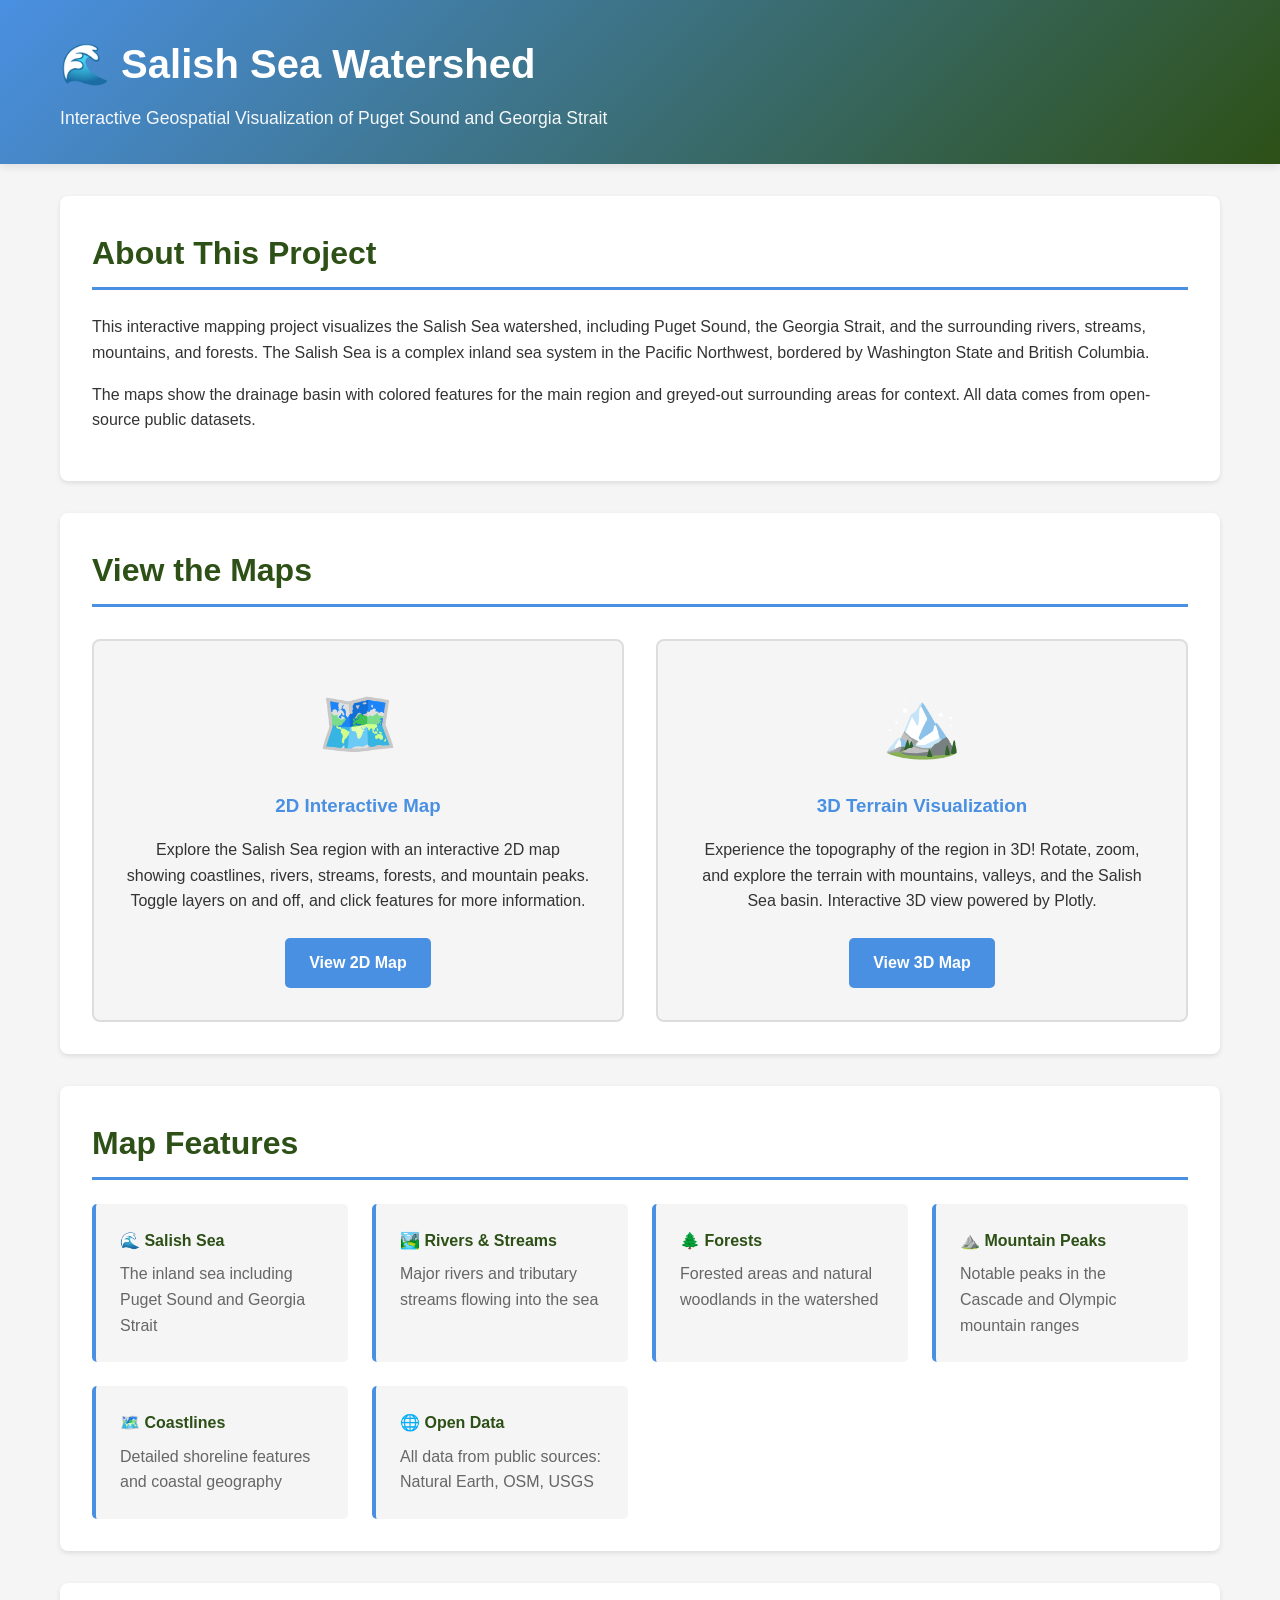
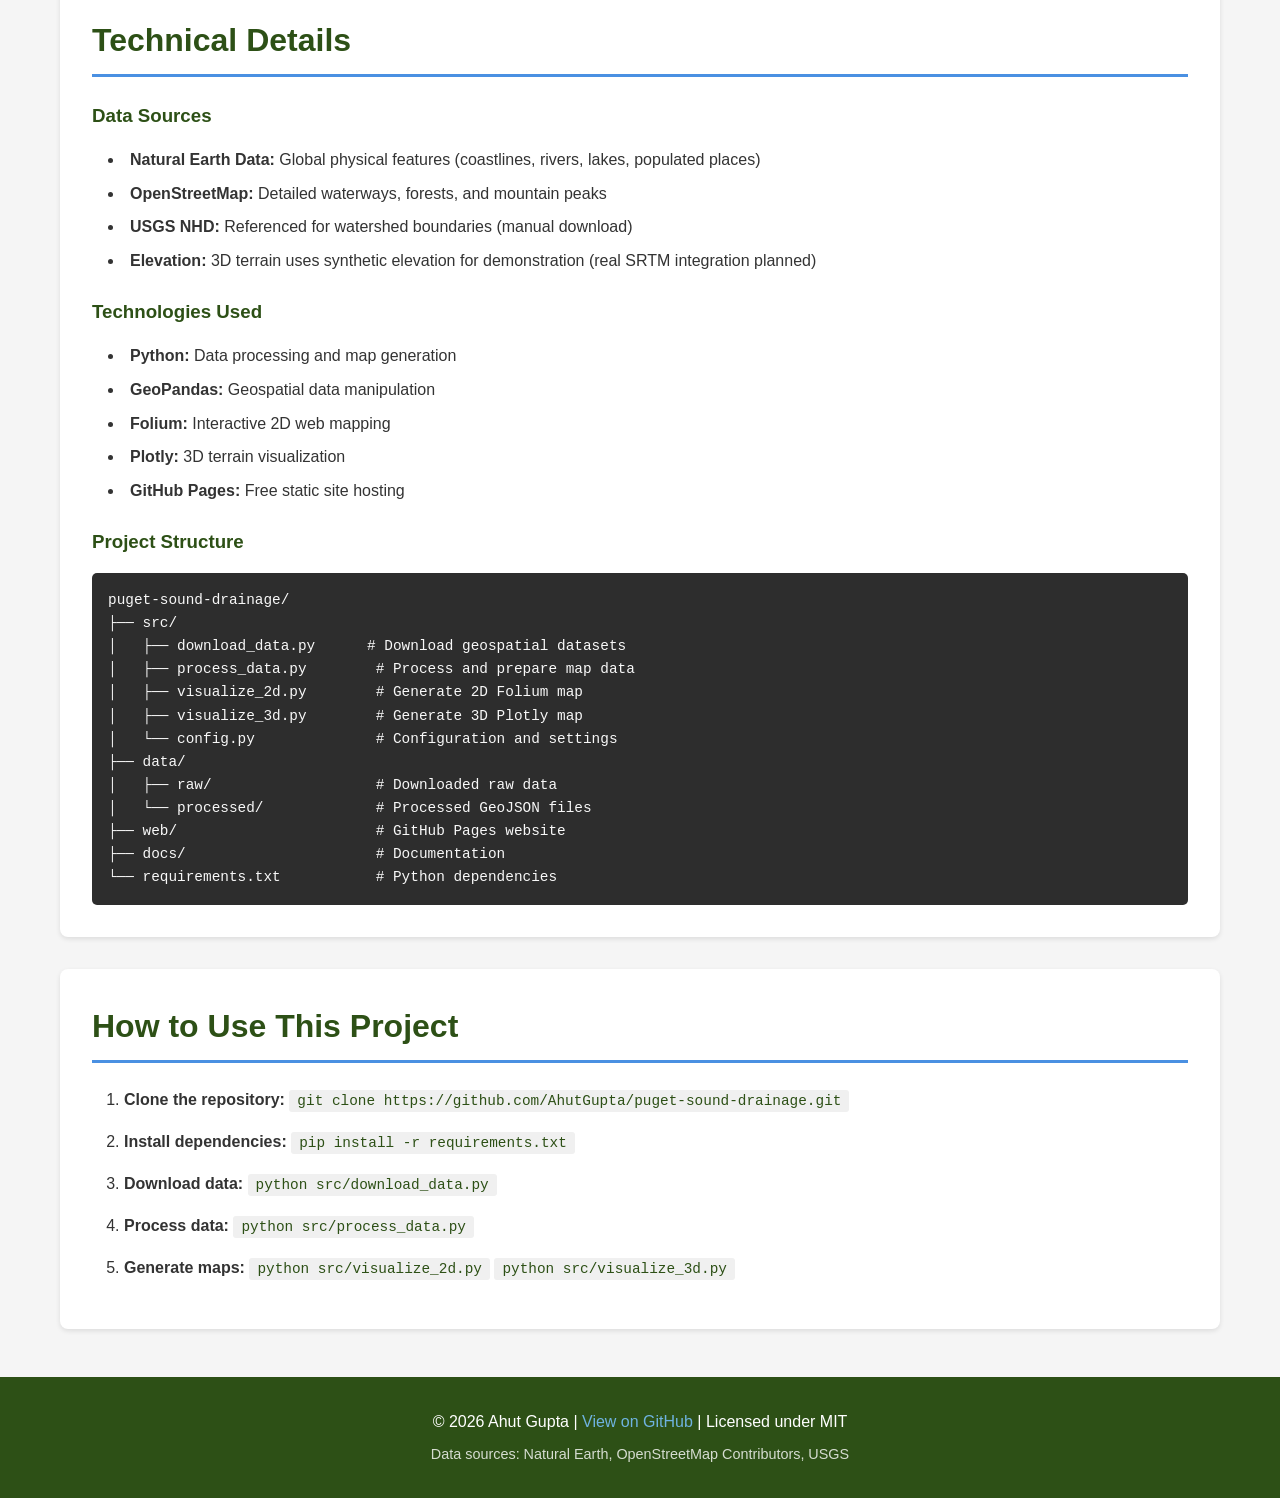
<file: web/index.html>
<!DOCTYPE html>
<html lang="en">
<head>
    <meta charset="UTF-8">
    <meta name="viewport" content="width=device-width, initial-scale=1.0">
    <title>Salish Sea Watershed Interactive Map</title>
    <link rel="stylesheet" href="assets/css/style.css">
</head>
<body>
    <header>
        <div class="container">
            <h1>🌊 Salish Sea Watershed</h1>
            <p class="subtitle">Interactive Geospatial Visualization of Puget Sound and Georgia Strait</p>
        </div>
    </header>

    <main class="container">
        <section class="intro">
            <h2>About This Project</h2>
            <p>
                This interactive mapping project visualizes the Salish Sea watershed, including Puget Sound,
                the Georgia Strait, and the surrounding rivers, streams, mountains, and forests. The Salish Sea
                is a complex inland sea system in the Pacific Northwest, bordered by Washington State and
                British Columbia.
            </p>
            <p>
                The maps show the drainage basin with colored features for the main region and greyed-out
                surrounding areas for context. All data comes from open-source public datasets.
            </p>
        </section>

        <section class="maps">
            <h2>View the Maps</h2>
            
            <div class="map-cards">
                <div class="map-card">
                    <div class="card-icon">🗺️</div>
                    <h3>2D Interactive Map</h3>
                    <p>
                        Explore the Salish Sea region with an interactive 2D map showing coastlines, rivers,
                        streams, forests, and mountain peaks. Toggle layers on and off, and click features
                        for more information.
                    </p>
                    <a href="map_2d.html" class="btn btn-primary">View 2D Map</a>
                </div>

                <div class="map-card">
                    <div class="card-icon">🏔️</div>
                    <h3>3D Terrain Visualization</h3>
                    <p>
                        Experience the topography of the region in 3D! Rotate, zoom, and explore the
                        terrain with mountains, valleys, and the Salish Sea basin. Interactive 3D view
                        powered by Plotly.
                    </p>
                    <a href="map_3d.html" class="btn btn-primary">View 3D Map</a>
                </div>
            </div>
        </section>

        <section class="features">
            <h2>Map Features</h2>
            <div class="feature-grid">
                <div class="feature">
                    <h4>🌊 Salish Sea</h4>
                    <p>The inland sea including Puget Sound and Georgia Strait</p>
                </div>
                <div class="feature">
                    <h4>🏞️ Rivers & Streams</h4>
                    <p>Major rivers and tributary streams flowing into the sea</p>
                </div>
                <div class="feature">
                    <h4>🌲 Forests</h4>
                    <p>Forested areas and natural woodlands in the watershed</p>
                </div>
                <div class="feature">
                    <h4>⛰️ Mountain Peaks</h4>
                    <p>Notable peaks in the Cascade and Olympic mountain ranges</p>
                </div>
                <div class="feature">
                    <h4>🗺️ Coastlines</h4>
                    <p>Detailed shoreline features and coastal geography</p>
                </div>
                <div class="feature">
                    <h4>🌐 Open Data</h4>
                    <p>All data from public sources: Natural Earth, OSM, USGS</p>
                </div>
            </div>
        </section>

        <section class="technical">
            <h2>Technical Details</h2>
            <div class="tech-info">
                <h3>Data Sources</h3>
                <ul>
                    <li><strong>Natural Earth Data:</strong> Global physical features (coastlines, rivers, lakes, populated places)</li>
                    <li><strong>OpenStreetMap:</strong> Detailed waterways, forests, and mountain peaks</li>
                    <li><strong>USGS NHD:</strong> Referenced for watershed boundaries (manual download)</li>
                    <li><strong>Elevation:</strong> 3D terrain uses synthetic elevation for demonstration (real SRTM integration planned)</li>
                </ul>

                <h3>Technologies Used</h3>
                <ul>
                    <li><strong>Python:</strong> Data processing and map generation</li>
                    <li><strong>GeoPandas:</strong> Geospatial data manipulation</li>
                    <li><strong>Folium:</strong> Interactive 2D web mapping</li>
                    <li><strong>Plotly:</strong> 3D terrain visualization</li>
                    <li><strong>GitHub Pages:</strong> Free static site hosting</li>
                </ul>

                <h3>Project Structure</h3>
                <pre><code>puget-sound-drainage/
├── src/
│   ├── download_data.py      # Download geospatial datasets
│   ├── process_data.py        # Process and prepare map data
│   ├── visualize_2d.py        # Generate 2D Folium map
│   ├── visualize_3d.py        # Generate 3D Plotly map
│   └── config.py              # Configuration and settings
├── data/
│   ├── raw/                   # Downloaded raw data
│   └── processed/             # Processed GeoJSON files
├── web/                       # GitHub Pages website
├── docs/                      # Documentation
└── requirements.txt           # Python dependencies</code></pre>
            </div>
        </section>

        <section class="usage">
            <h2>How to Use This Project</h2>
            <ol>
                <li><strong>Clone the repository:</strong>
                    <code>git clone https://github.com/AhutGupta/puget-sound-drainage.git</code>
                </li>
                <li><strong>Install dependencies:</strong>
                    <code>pip install -r requirements.txt</code>
                </li>
                <li><strong>Download data:</strong>
                    <code>python src/download_data.py</code>
                </li>
                <li><strong>Process data:</strong>
                    <code>python src/process_data.py</code>
                </li>
                <li><strong>Generate maps:</strong>
                    <code>python src/visualize_2d.py</code>
                    <code>python src/visualize_3d.py</code>
                </li>
            </ol>
        </section>
    </main>

    <footer>
        <div class="container">
            <p>
                &copy; 2026 Ahut Gupta | 
                <a href="https://github.com/AhutGupta/puget-sound-drainage" target="_blank" rel="noopener noreferrer">View on GitHub</a> |
                Licensed under MIT
            </p>
            <p class="small">
                Data sources: Natural Earth, OpenStreetMap Contributors, USGS
            </p>
        </div>
    </footer>

    <script src="assets/js/main.js"></script>
</body>
</html>
</file>
<file: web/assets/css/style.css>
/* Salish Sea Watershed Website Styles */

:root {
    --primary-color: #4A90E2;
    --secondary-color: #2D5016;
    --accent-color: #6FB3E0;
    --text-color: #333333;
    --light-bg: #F5F5F5;
    --border-color: #DDDDDD;
}

* {
    margin: 0;
    padding: 0;
    box-sizing: border-box;
}

body {
    font-family: 'Segoe UI', Tahoma, Geneva, Verdana, sans-serif;
    line-height: 1.6;
    color: var(--text-color);
    background-color: var(--light-bg);
}

.container {
    max-width: 1200px;
    margin: 0 auto;
    padding: 0 20px;
}

/* Header */
header {
    background: linear-gradient(135deg, var(--primary-color), var(--secondary-color));
    color: white;
    padding: 2rem 0;
    box-shadow: 0 2px 10px rgba(0, 0, 0, 0.1);
}

header h1 {
    font-size: 2.5rem;
    margin-bottom: 0.5rem;
}

header .subtitle {
    font-size: 1.1rem;
    opacity: 0.95;
}

/* Main Content */
main {
    padding: 2rem 0;
}

section {
    background: white;
    margin: 2rem 0;
    padding: 2rem;
    border-radius: 8px;
    box-shadow: 0 2px 5px rgba(0, 0, 0, 0.1);
    animation: fadeIn 0.6s ease-out;
}

section h2 {
    color: var(--secondary-color);
    margin-bottom: 1.5rem;
    font-size: 2rem;
    border-bottom: 3px solid var(--primary-color);
    padding-bottom: 0.5rem;
}

section h3 {
    color: var(--secondary-color);
    margin-top: 1.5rem;
    margin-bottom: 1rem;
}

section p {
    margin-bottom: 1rem;
}

/* Map Cards */
.map-cards {
    display: grid;
    grid-template-columns: repeat(auto-fit, minmax(300px, 1fr));
    gap: 2rem;
    margin-top: 2rem;
}

.map-card {
    background: var(--light-bg);
    padding: 2rem;
    border-radius: 8px;
    text-align: center;
    transition: transform 0.3s ease, box-shadow 0.3s ease;
    border: 2px solid var(--border-color);
}

.map-card:hover {
    transform: translateY(-5px);
    box-shadow: 0 5px 15px rgba(0, 0, 0, 0.2);
}

.card-icon {
    font-size: 4rem;
    margin-bottom: 1rem;
}

.map-card h3 {
    color: var(--primary-color);
    margin: 1rem 0;
}

.map-card p {
    color: var(--text-color);
    margin-bottom: 1.5rem;
}

/* Buttons */
.btn {
    display: inline-block;
    padding: 0.75rem 1.5rem;
    text-decoration: none;
    border-radius: 5px;
    font-weight: 600;
    transition: all 0.3s ease;
    cursor: pointer;
}

.btn-primary {
    background-color: var(--primary-color);
    color: white;
}

.btn-primary:hover {
    background-color: var(--secondary-color);
    transform: scale(1.05);
}

/* Features Grid */
.feature-grid {
    display: grid;
    grid-template-columns: repeat(auto-fit, minmax(250px, 1fr));
    gap: 1.5rem;
    margin-top: 1.5rem;
}

.feature {
    background: var(--light-bg);
    padding: 1.5rem;
    border-radius: 5px;
    border-left: 4px solid var(--primary-color);
}

.feature h4 {
    color: var(--secondary-color);
    margin-bottom: 0.5rem;
}

.feature p {
    color: #666;
    margin: 0;
}

/* Technical Section */
.tech-info ul {
    list-style-position: inside;
    margin-left: 1rem;
    margin-bottom: 1rem;
}

.tech-info li {
    margin-bottom: 0.5rem;
}

pre {
    background: #2D2D2D;
    color: #F8F8F8;
    padding: 1rem;
    border-radius: 5px;
    overflow-x: auto;
    margin-top: 1rem;
}

code {
    font-family: 'Courier New', Courier, monospace;
    font-size: 0.9rem;
}

section.usage code {
    background: #F0F0F0;
    padding: 0.2rem 0.5rem;
    border-radius: 3px;
    color: var(--secondary-color);
}

section.usage ol {
    margin-left: 2rem;
}

section.usage li {
    margin-bottom: 1rem;
}

/* Footer */
footer {
    background: var(--secondary-color);
    color: white;
    text-align: center;
    padding: 2rem 0;
    margin-top: 3rem;
}

footer a {
    color: var(--accent-color);
    text-decoration: none;
}

footer a:hover {
    text-decoration: underline;
}

footer .small {
    font-size: 0.9rem;
    margin-top: 0.5rem;
    opacity: 0.8;
}

/* Responsive Design */
@media (max-width: 768px) {
    header h1 {
        font-size: 2rem;
    }

    header .subtitle {
        font-size: 1rem;
    }

    section {
        padding: 1.5rem;
    }

    section h2 {
        font-size: 1.5rem;
    }

    .map-cards {
        grid-template-columns: 1fr;
    }

    .feature-grid {
        grid-template-columns: 1fr;
    }
}

/* Animations */
@keyframes fadeIn {
    from {
        opacity: 0;
        transform: translateY(20px);
    }
    to {
        opacity: 1;
        transform: translateY(0);
    }
}
</file>
